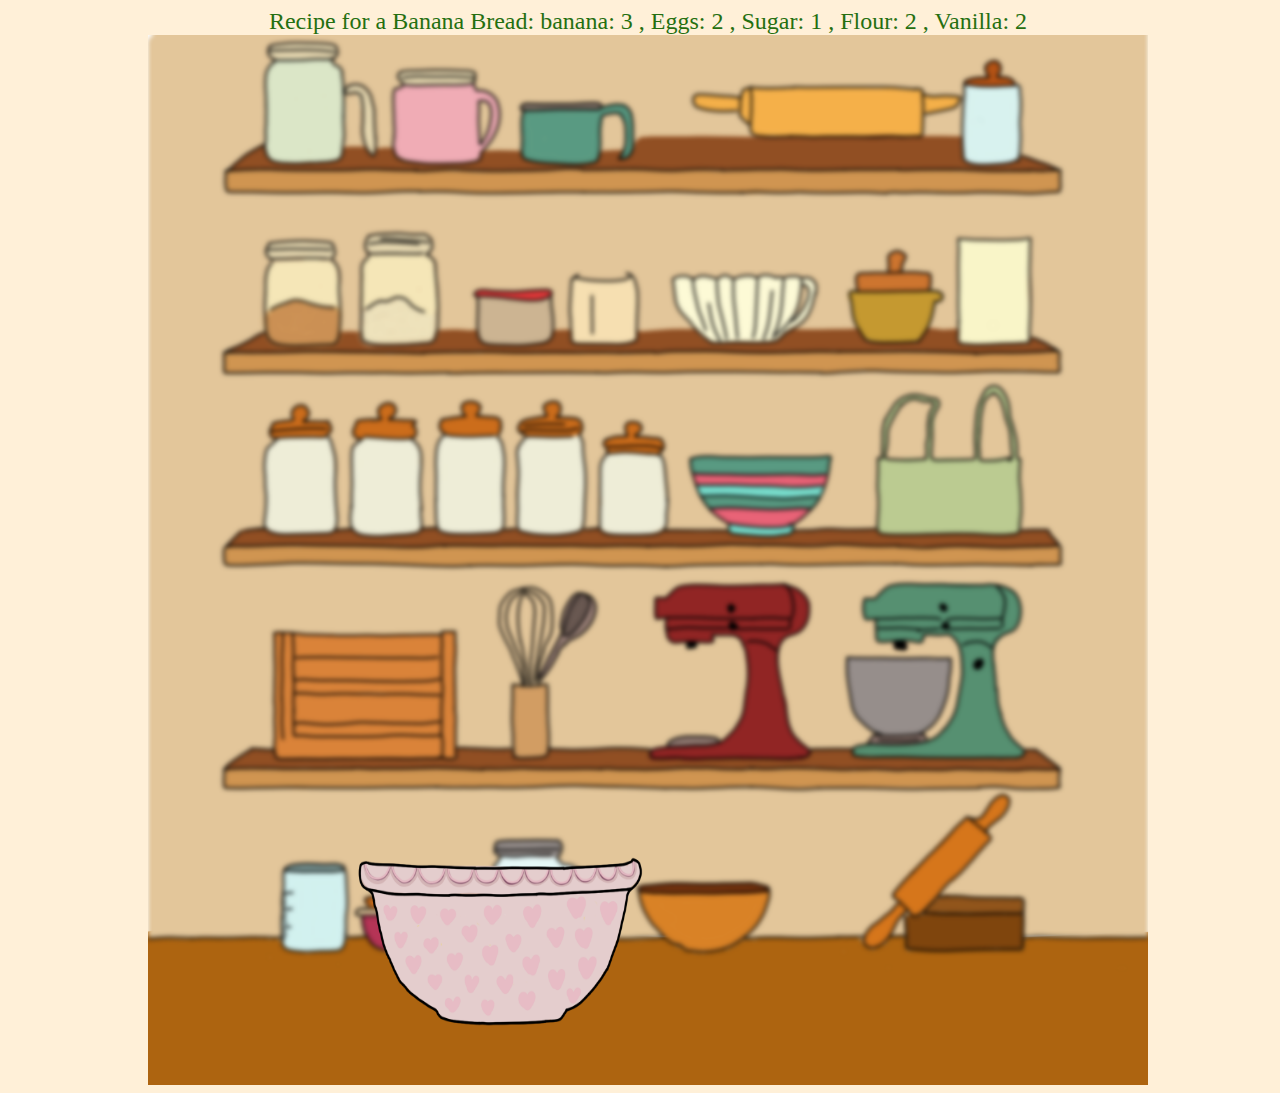
<file: html/index.html>
<!DOCTYPE html>
<html lang="en">

<head>
    <meta charset="UTF-8">
    <meta name="viewport" content="width=device-width, initial-scale=1.0">
    <title>CCL</title>
    <link rel="stylesheet" href="../css/style.css" />
</head>


<body>
    <div id="Recipe"><span>Recipe for a Banana Bread:</span>
        <span>banana:</span>
        <span id="bananaCount">3</span>
        <span>, Eggs:</span>
        <span id="eggCount">2</span>
        <span>, Sugar:</span>
        <span id="sugarCount">1</span>
        <span>, Flour:</span>
        <span id="flourCount">2</span>
        <span>, Vanilla:</span>
        <span id="vanillaCount">2</span>
    </div>
    <div id="gameContainer">
        <div id="startOver">
            <button id="restartButton">Restart Game</button>
        </div>
        <div id="Mix" style="display: none;">
            <button id="letsMix">Let's Mix!</button>
        </div>
        <div id="background"></div>
        <canvas id="canvas" width="1000" height="1050"></canvas>
    </div>
    <script type="module" src="../scripts/modules/global.js"></script>
    <script type="module" src="../scripts/modules/input.js"></script>
    <script type="module" src="../scripts/modules/main.js"></script>

</body>

</html>
</file>
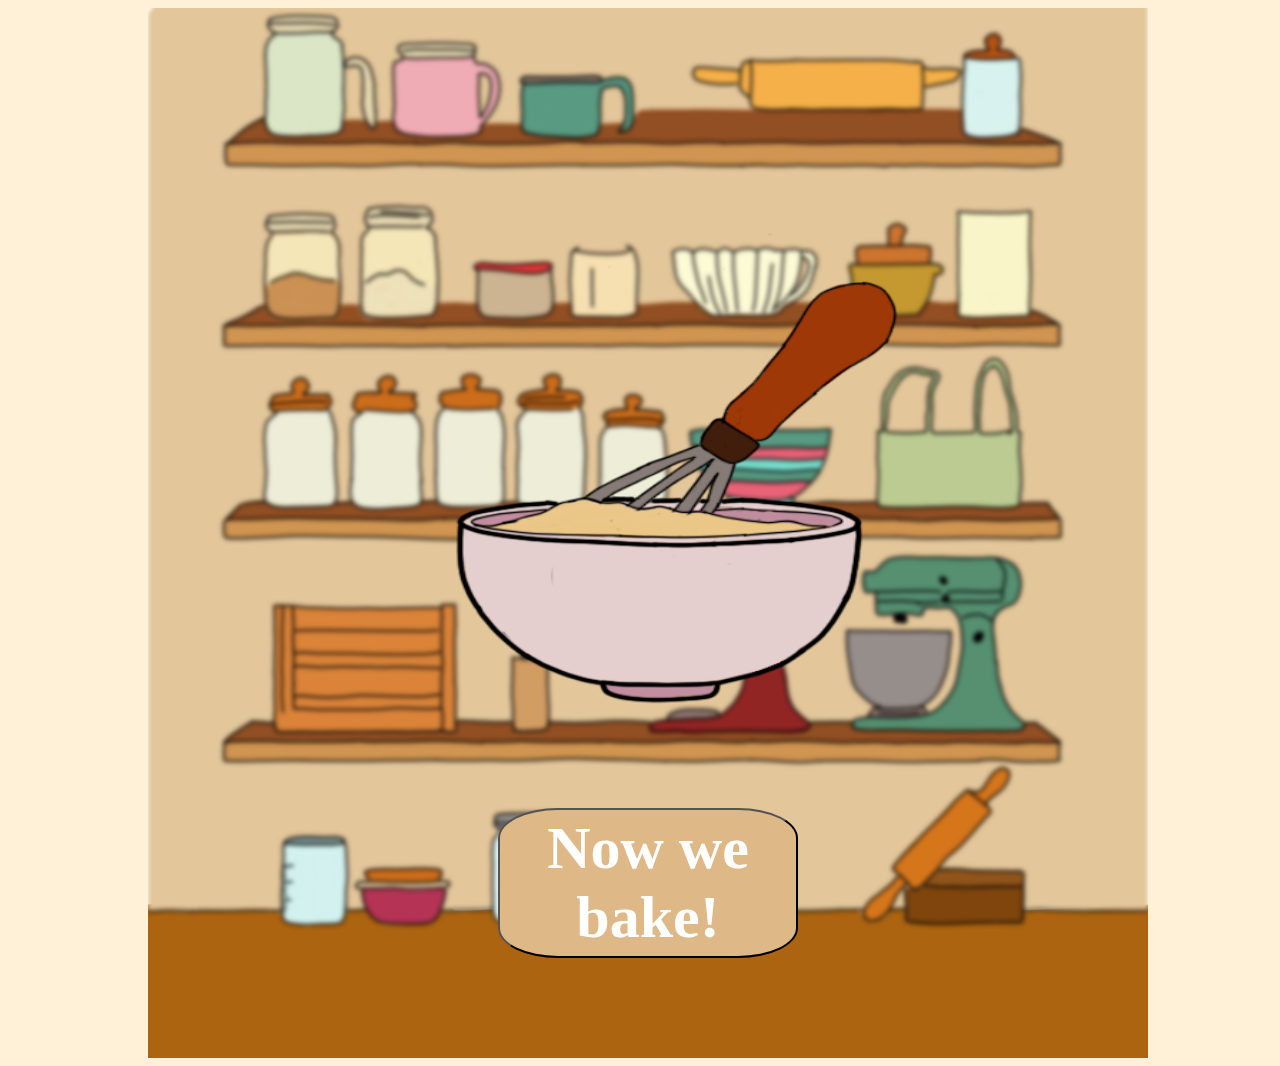
<file: html/finish.html>
<!DOCTYPE html>
<html lang="en">

<head>
    <meta charset="UTF-8">
    <meta name="viewport" content="width=device-width, initial-scale=1.0">
    <title>CCL</title>
    <link rel="stylesheet" href="../css/style.css" />
</head>


<body>
   
    <div id="gameContainer">
        
        <div id="background"></div>
        <canvas id="canvas" width="1000" height="1050"></canvas>
        <div id="bake">
            <button id="letsBake">Now we bake!</button>
        </div>
    </div>
    <script type="module" src="../scripts/modules/global.js"></script>
    <script type="module" src="../scripts/modules/input.js"></script>
    <script type="module" src="../scripts/finishinf/closing.js"></script>
</body>

</html>
</file>
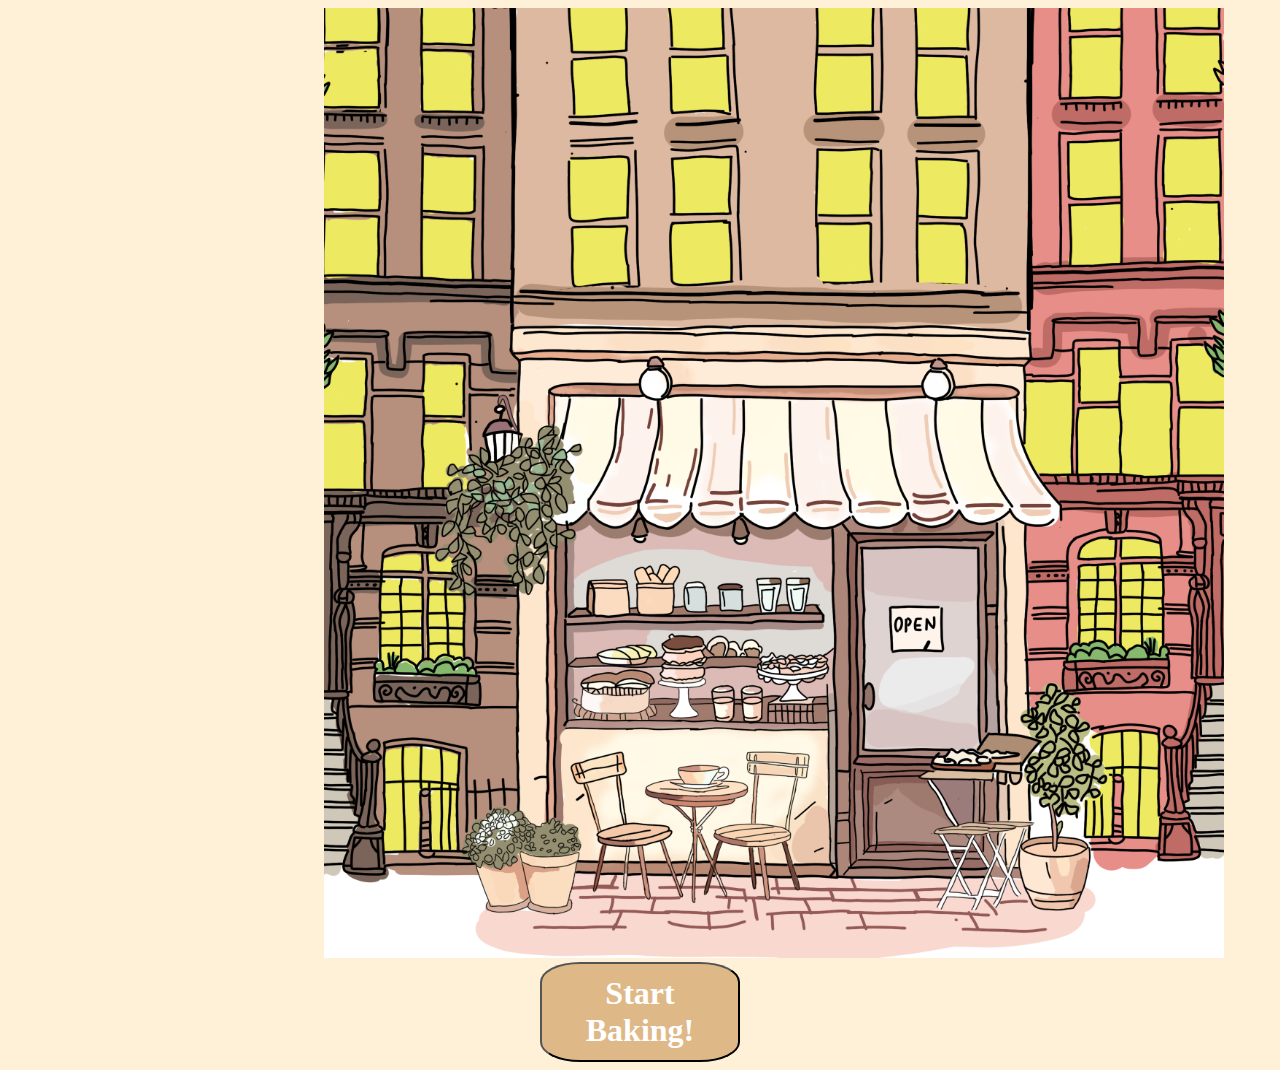
<file: html/greet.html>
<!DOCTYPE html>
<html lang="en">
<head>
    <meta charset="UTF-8">
    <meta name="viewport" content="width=device-width, initial-scale=1.0">
    <title>Start</title>
    <link rel="stylesheet" href="../css/greet.css">
</head>
<body>
    <img src="../images/Cover_Artwork.png" id="frontImg" alt="frontPage"/>
    <button id="startButton">
        Start Baking!
    </button>
    <script type="module" src="../scripts/modules/greet.js"></script>
</body>
</html>
</file>
<file: css/style.css>
#Recipe {
    font-family: 'Times New Roman', Times, serif;
    font-size: x-large;
    text-align: center;
    color:rgb(37, 111, 16);
}

body {
    background-color: rgb(255, 240, 216);
    width: 100vw;
}

#gameContainer {
    position: relative;
    width: 1000px;
    height: 1050px;
    margin-left: auto;
    margin-right: auto;
}

#canvas {
    position: absolute;
    margin-left: auto;
}


#background {
    position: absolute;
    left: 0;
    top: 0;
    width: 1000px;
    height: 1050px;
    background-image: url('../images/Backgroun.png');
    background-size: cover;

}

#startOver, #Mix {
    z-index: 2;
    position: absolute; 
    height: 500px; 
    width: 500px; 
    margin-left: 25%;
    margin-right: 25%;
    display: none;
}

#startOver > button, #Mix > button {
    height: 100px;
    width: 200px;
    font-family: 'Times New Roman', Times, serif;
    font-size: xx-large;
    font-weight: bold;
    background-color: burlywood;
    color: white;
    border-radius: 20%;
    margin-left: 25%;
    margin-right: 25%;
    margin-top: 300px;
}

#letsBake {
    height: 150px;
    width: 300px;
    font-family: 'Times New Roman', Times, serif;
    font-size: 60px;
    font-weight: bold;
    background-color: burlywood;
    color: white;
    border-radius: 20%;
    margin-left: 350px;
    margin-right: 25%;
    margin-top: 800px;
}

#bake {
    z-index: 2; 
    position: absolute; 
    height: 500px; 
    width: 500px;
}
</file>
<file: css/greet.css>
body {
    font-family: 'Times New Roman', Times, serif;
    background-color: rgb(255, 240, 216);
    text-align: center;
}

#frontImg {
    margin-left: 25%;
    margin-right: 25%;
    width: 900px;
    height: 950px;
}

button {
    height: 100px;
    width: 200px;
    font-family: 'Times New Roman', Times, serif;
    font-size: xx-large;
    font-weight: bold;
    background-color: burlywood;
    color: white;
    border-radius: 20%;
    cursor: pointer;
}
</file>
